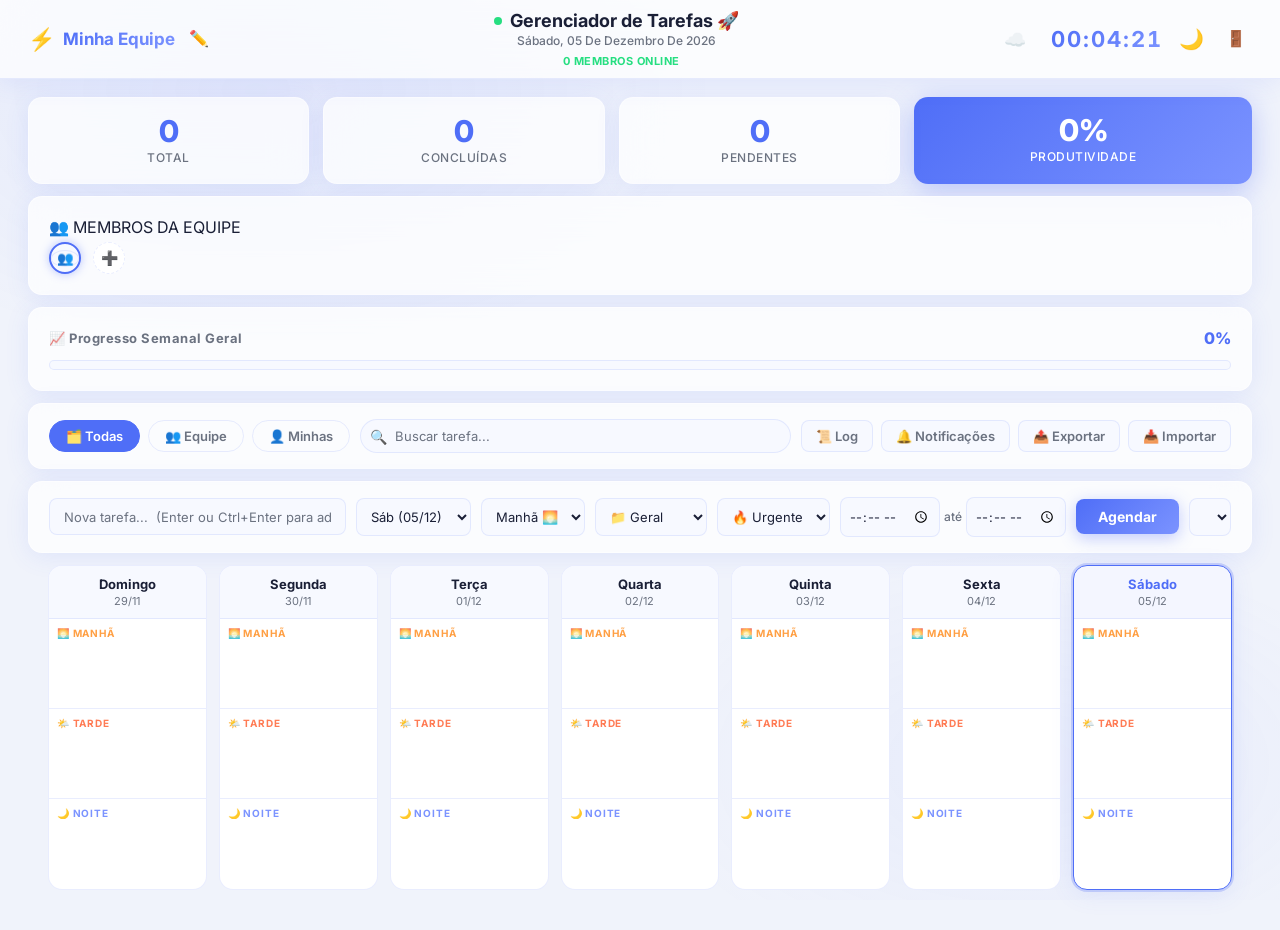
<file: 4 - EQUIPE/DUDU/ADM DE TAREFAS/index.html>
<!DOCTYPE html>
<html lang="pt-BR" data-theme="light">

<head>
  <meta charset="UTF-8" />
  <meta name="viewport" content="width=device-width, initial-scale=1.0" />
  <title>Gerenciador de Trabalho</title>
  <meta name="description"
    content="Dashboard semanal de gerenciamento de tarefas com produtividade, filtros e exportação." />
  <link rel="preconnect" href="https://fonts.googleapis.com" />
  <link href="https://fonts.googleapis.com/css2?family=Inter:wght@300;400;500;600;700;800&display=swap"
    rel="stylesheet" />
  <link rel="stylesheet" href="style.css" />
</head>

<body>

  <!-- ======= HEADER ======= -->
  <header class="header glass">
    <div class="header-content">
      <div class="header-left">
        <div class="logo">
          <span class="logo-icon">⚡</span>
          <span class="logo-text" id="teamName">Minha Equipe</span>
          <button class="btn-icon" id="editTeamBtn" title="Editar nome">✏️</button>
        </div>
      </div>
      <div class="header-center">
        <div class="live-indicator">
          <span class="live-dot"></span>
          <span id="teamTitle" class="team-title">Gerenciador de Tarefas 🚀</span>
        </div>
        <div id="currentDate" class="current-date"></div>
        <!-- Indicador de Status Online -->
        <div class="online-status" id="onlineStatus">
          <div class="online-avatars" id="onlineAvatars"></div>
          <span class="online-count" id="onlineCount">0 online</span>
        </div>
      </div>
      <div class="header-right">
        <div id="syncIndicator" class="sync-indicator" title="Sincronizado com a nuvem">☁️</div>
        <div id="liveClock" class="live-clock"></div>
        <button class="btn-icon theme-toggle" id="themeToggle" title="Alternar tema">🌙</button>
        <button class="btn-icon" id="logoutBtn" title="Sair">🚪</button>
      </div>
    </div>
  </header>

  <div class="main-wrapper">

    <!-- ======= STATS BAR ======= -->
    <section class="stats-bar">
      <div class="stat-card glass">
        <div class="stat-value" id="statTotal">0</div>
        <div class="stat-label">Total</div>
      </div>
      <div class="stat-card glass">
        <div class="stat-value" id="statDone">0</div>
        <div class="stat-label">Concluídas</div>
      </div>
      <div class="stat-card glass">
        <div class="stat-value" id="statPending">0</div>
        <div class="stat-label">Pendentes</div>
      </div>
      <div class="stat-card stat-card--highlight">
        <div class="stat-value" id="statProductivity">0%</div>
        <div class="stat-label">Produtividade</div>
      </div>
    </section>

    <!-- ======= PERFORMANCE SECTION (Rings & Progress) ======= -->
    <section class="performance-section">
      <!-- Member Filter Bar (NOVO LUGAR) -->
      <div class="member-filters-wrap glass">
        <div class="section-title">👥 MEMBROS DA EQUIPE</div>
        <div class="member-filters" id="memberFilters">
          <!-- Generated by JS -->
        </div>
      </div>

      <!-- Link removed: day-rings-row -->

      <!-- Overall Weekly Progress Bar -->
      <div class="weekly-progress-card glass">
        <div class="weekly-progress-header">
          <span class="weekly-progress-title">📈 Progresso Semanal Geral</span>
          <span class="weekly-pct" id="weeklyPct">0%</span>
        </div>
        <div class="weekly-progress-track">
          <div class="weekly-progress-fill" id="weeklyProgressFill"></div>
        </div>
      </div>
    </section>

    <!-- ======= FILTERS & ACTIONS ======= -->
    <section class="filters-bar glass">
      <div class="filter-left">
        <button class="filter-btn active" data-filter="all" id="btnAll">🗂️ Todas</button>
        <button class="filter-btn" data-view="team" id="btnTeamTasks">👥 Equipe</button>
        <button class="filter-btn" data-view="mine" id="btnMyTasks">👤 Minhas</button>
      </div>
      <div class="filter-center">
        <div class="search-wrap">
          <span class="search-icon">🔍</span>
          <input type="text" id="searchInput" class="search-input" placeholder="Buscar tarefa..." />
        </div>
      </div>
      <div class="filter-right">
        <button class="btn-action" id="activityBtn">📜 Log</button>
        <button class="btn-action" id="notifBtn">🔔 Notificações</button>
        <button class="btn-action" id="exportBtn">📤 Exportar</button>
        <button class="btn-action" id="importBtnTrigger">📥 Importar</button>
        <input type="file" id="importInput" accept=".json" style="display:none" />
      </div>
    </section>

    <!-- ======= ADD TASK ROW ======= -->
    <section class="add-task-bar glass">
      <input type="text" id="taskInput" class="task-name-input"
        placeholder="Nova tarefa...  (Enter ou Ctrl+Enter para adicionar)" />
      <select id="taskDay" class="task-select"></select>
      <select id="taskPeriod" class="task-select">
        <option value="manha">Manhã 🌅</option>
        <option value="tarde">Tarde 🌤️</option>
        <option value="noite">Noite 🌙</option>
      </select>
      <select id="taskCategory" class="task-select">
        <option value="Geral">📁 Geral</option>
        <option value="Reunião">🤝 Reunião</option>
        <option value="Projeto">💻 Projeto</option>
        <option value="Estudo">📚 Estudo</option>
        <option value="Pessoal">🏠 Pessoal</option>
      </select>
      <select id="taskPriority" class="task-select">
        <option value="urgent">🔥 Urgente</option>
        <option value="medium">📌 Média</option>
        <option value="light">🌿 Leve</option>
      </select>
      <div class="time-range">
        <input type="time" id="timeStart" class="task-time" />
        <span class="time-sep">até</span>
        <input type="time" id="timeEnd" class="task-time" />
      </div>
      <button class="btn-schedule" id="addTaskBtn">Agendar</button>
      <select id="taskMember" class="task-select">
        <!-- Members generated by JS -->
      </select>
    </section>

    <!-- ======= WEEKLY GRID ======= -->
    <section class="week-grid-wrap">
      <div class="week-grid" id="weekGrid">
        <!-- Dynamically generated by JS -->
      </div>
    </section>

    <!-- Activity Sidebar (Fixed) -->
    <aside class="activity-sidebar glass hidden" id="activitySidebar">
      <div class="sidebar-header">
        <h3>📜 Log de Atividade</h3>
        <button class="btn-icon" id="closeSidebar">✕</button>
      </div>
      <div class="activity-list" id="activityList">
        <!-- Generated by JS -->
      </div>
    </aside>
  </div>

  <!-- ======= TOAST CONTAINER ======= -->
  <div id="toastContainer" class="toast-container"></div>

  <!-- ======= EDIT TEAM MODAL ======= -->
  <div id="teamModal" class="modal-overlay hidden">
    <div class="modal glass">
      <h2>✏️ Editar Nome da Equipe</h2>
      <input type="text" id="teamNameInput" class="modal-input" placeholder="Nome da equipe..." maxlength="40" />
      <div class="modal-title-input-wrap">
        <input type="text" id="teamTitleInput" class="modal-input" placeholder="Título / subtítulo..." maxlength="50" />
      </div>
      <div class="modal-actions">
        <button class="btn-schedule" id="saveTeamBtn">Salvar</button>
        <button class="btn-action" id="cancelTeamBtn">Cancelar</button>
      </div>
    </div>
  </div>

  <!-- ======= NOTIFICATIONS MODAL ======= -->
  <div id="notifModal" class="modal-overlay hidden">
    <div class="modal glass notif-modal">
      <div class="modal-header">
        <h2>🔔 Notificações</h2>
        <button class="btn-icon" id="closeNotifBtn">✕</button>
      </div>
      <div id="notifList" class="notif-list">
        <p class="notif-empty">Sem notificações no momento.</p>
      </div>
      <div class="modal-actions">
        <button class="btn-action" id="clearNotifBtn">Limpar tudo</button>
      </div>
    </div>
    <!-- ======= LOGIN/SIGNUP MODAL ======= -->
    <div id="loginModal" class="modal-overlay login-overlay">
      <div class="modal glass login-card">
        <div id="loginSection">
          <div class="login-logo">⚡</div>
          <h2>Entrar no Painel</h2>
          <p>Acesse seu gerenciador colaborativo.</p>
          <input type="text" id="loginUsername" class="modal-input" placeholder="Seu nome..." maxlength="30" />
          <input type="password" id="loginPassword" class="modal-input" placeholder="Sua senha..." />
          <button class="btn-schedule" style="width:100%; margin-top:15px;" id="loginBtn">Entrar</button>
          <p class="auth-switch">Não tem conta? <button id="switchToSignup">Cadastre-se</button></p>
        </div>

        <div id="signupSection" class="hidden">
          <div class="login-logo">✨</div>
          <h2>Criar Nova Conta</h2>
          <p>Defina seu perfil na equipe.</p>
          <input type="text" id="signupUsername" class="modal-input" placeholder="Nome / Apelido..." maxlength="30" />
          <input type="password" id="signupPassword" class="modal-input" placeholder="Crie uma senha..." />

          <div class="color-picker-wrap">
            <label>Cor de Preferência:</label>
            <div class="color-options">
              <button class="color-opt active" data-color="#4F6EF7" style="background:#4F6EF7"></button>
              <button class="color-opt" data-color="#FF9F43" style="background:#FF9F43"></button>
              <button class="color-opt" data-color="#26de81" style="background:#26de81"></button>
              <button class="color-opt" data-color="#FF5757" style="background:#FF5757"></button>
              <button class="color-opt" data-color="#7B93FF" style="background:#7B93FF"></button>
              <button class="color-opt" data-color="#BDC3C7" style="background:#BDC3C7"></button>
            </div>
            <input type="hidden" id="signupColor" value="#4F6EF7" />
          </div>

          <button class="btn-schedule" style="width:100%; margin-top:15px;" id="signupBtn">Criar Conta</button>
          <p class="auth-switch">Já tem conta? <button id="switchToLogin">Fazer Login</button></p>
        </div>
      </div>
    </div>

    <script src="app.js"></script>
</body>

</html>
</file>
<file: 4 - EQUIPE/DUDU/ADM DE TAREFAS/style.css>
/* ===== GOOGLE FONT ===== */
@import url('https://fonts.googleapis.com/css2?family=Inter:wght@300;400;500;600;700;800&display=swap');

/* ===== THEME VARIABLES ===== */
:root {
  --accent: #4F6EF7;
  --accent-dark: #3A55D4;
  --accent-light: #7B93FF;
  --urgent: #FF5757;
  --medium: #FF9F43;
  --light: #26de81;
  --bg: #F0F3FB;
  --bg-card: #FFFFFF;
  --bg-card2: #F7F9FF;
  --border: rgba(79, 110, 247, 0.12);
  --text: #1A1F36;
  --text-secondary: #6B7280;
  --shadow: 0 4px 24px rgba(79, 110, 247, 0.10);
  --shadow-lg: 0 8px 40px rgba(79, 110, 247, 0.18);
  --glass-bg: rgba(255, 255, 255, 0.72);
  --glass-border: rgba(255, 255, 255, 0.5);
  --glass-blur: blur(18px);
  --radius: 14px;
  --radius-sm: 8px;
  --transition: 0.22s cubic-bezier(.4, 0, .2, 1);
}

[data-theme="dark"] {
  --bg: #0F1117;
  --bg-card: #181B25;
  --bg-card2: #1E2235;
  --border: rgba(79, 110, 247, 0.18);
  --text: #E8EAFF;
  --text-secondary: #8A92B2;
  --shadow: 0 4px 24px rgba(0, 0, 0, 0.4);
  --shadow-lg: 0 8px 40px rgba(0, 0, 0, 0.5);
  --glass-bg: rgba(24, 27, 37, 0.82);
  --glass-border: rgba(79, 110, 247, 0.2);
}

/* ===== COLLABORATIVE UI ===== */
.login-overlay {
  z-index: 2000;
  backdrop-filter: blur(25px);
  display: flex;
  opacity: 1;
  visibility: visible;
  position: fixed;
  inset: 0;
  align-items: center;
  justify-content: center;
  background: rgba(0, 0, 0, 0.5);
  transition: opacity 0.4s;
}

.login-overlay.hidden {
  opacity: 0;
  visibility: hidden;
  pointer-events: none;
}

.login-card {
  max-width: 400px;
  width: 90%;
  text-align: center;
  padding: 40px 30px;
}

.login-logo {
  font-size: 40px;
  margin-bottom: 20px;
}

.login-card h2 {
  font-size: 24px;
  margin-bottom: 10px;
  color: var(--text);
}

.login-card p {
  color: var(--text-secondary);
  font-size: 14px;
  margin-bottom: 25px;
}

.auth-switch {
  margin-top: 20px !important;
  font-size: 13px !important;
}

.auth-switch button {
  background: none;
  border: none;
  color: var(--accent);
  font-weight: 700;
  cursor: pointer;
  padding: 0 4px;
}

.color-picker-wrap {
  text-align: left;
  margin-top: 15px;
}

.color-picker-wrap label {
  display: block;
  font-size: 12px;
  font-weight: 600;
  color: var(--text-secondary);
  margin-bottom: 8px;
}

.color-options {
  display: flex;
  gap: 8px;
  justify-content: center;
}

.color-opt {
  width: 28px;
  height: 28px;
  border-radius: 50%;
  border: 2px solid transparent;
  cursor: pointer;
  transition: transform 0.2s;
}

.color-opt:hover {
  transform: scale(1.1);
}

.color-opt.active {
  border-color: #fff;
  box-shadow: 0 0 0 1px var(--accent);
}

/* INITIALS AVATAR */
.avatar-initials {
  display: flex;
  align-items: center;
  justify-content: center;
  border-radius: 50%;
  color: #fff;
  font-weight: 700;
  text-transform: uppercase;
  user-select: none;
  flex-shrink: 0;
}

.avatar-initials.header-avatar {
  width: 32px;
  height: 32px;
  font-size: 14px;
}

.avatar-initials.chip-avatar {
  width: 24px;
  height: 24px;
  font-size: 10px;
  position: absolute;
  bottom: 8px;
  right: 10px;
}

.avatar-initials.mini-avatar {
  width: 24px;
  height: 24px;
  font-size: 10px;
  border: 2px solid var(--bg-card);
  margin-left: -8px;
}

.sync-indicator {
  font-size: 18px;
  opacity: 0.6;
  margin-right: 15px;
  transition: opacity 0.3s;
}

.syncing .sync-indicator {
  animation: pulseSync 1.5s infinite;
  opacity: 1;
}

@keyframes pulseSync {
  0% {
    transform: scale(1);
    opacity: 0.6;
  }

  50% {
    transform: scale(1.2);
    opacity: 1;
  }

  100% {
    transform: scale(1);
    opacity: 0.6;
  }
}

.editing-badge {
  position: absolute;
  top: -10px;
  right: -5px;
  background: var(--medium);
  color: #fff;
  font-size: 9px;
  padding: 2px 6px;
  border-radius: 99px;
  font-weight: 700;
  animation: bounceIn 0.3s ease;
  box-shadow: 0 2px 8px rgba(0, 0, 0, 0.2);
}

.user-greeting {
  font-size: 13px;
  font-weight: 600;
  color: var(--accent);
  margin-top: 4px;
  text-transform: uppercase;
  letter-spacing: 1px;
}

/* ===== RESET & BASE ===== */
*,
*::before,
*::after {
  box-sizing: border-box;
  margin: 0;
  padding: 0;
}

body {
  font-family: 'Inter', sans-serif;
  background: var(--bg);
  color: var(--text);
  min-height: 100vh;
  transition: background var(--transition), color var(--transition);
  overflow-x: hidden;
}

/* Background pattern */
body::before {
  content: '';
  position: fixed;
  inset: 0;
  background:
    radial-gradient(ellipse 60% 50% at 20% 10%, rgba(79, 110, 247, 0.08) 0%, transparent 60%),
    radial-gradient(ellipse 50% 40% at 80% 85%, rgba(123, 147, 255, 0.07) 0%, transparent 60%);
  pointer-events: none;
  z-index: 0;
}

.main-wrapper {
  max-width: 1400px;
  margin: 0 auto;
  width: 100%;
  position: relative;
  z-index: 1;
  padding: 0 28px 40px;
}

/* ===== GLASSMORPHISM ===== */
.glass {
  background: var(--glass-bg);
  backdrop-filter: var(--glass-blur);
  -webkit-backdrop-filter: var(--glass-blur);
  border: 1px solid var(--glass-border);
  box-shadow: var(--shadow);
}

/* ===== HEADER ===== */
.header {
  position: sticky;
  top: 0;
  z-index: 100;
  padding: 0;
  border-radius: 0;
  border-top: none;
  border-left: none;
  border-right: none;
  border-bottom: 1px solid var(--border);
  width: 100%;
}

.header-content {
  max-width: 1400px;
  margin: 0 auto;
  display: flex;
  align-items: center;
  justify-content: space-between;
  padding: 10px 28px;
  gap: 16px;
  width: 100%;
}

.header-left,
.header-right {
  display: flex;
  align-items: center;
  gap: 10px;
  min-width: 200px;
}

.header-right {
  justify-content: flex-end;
}

.logo {
  display: flex;
  align-items: center;
  gap: 8px;
}

.logo-icon {
  font-size: 22px;
}

.logo-text {
  font-size: 17px;
  font-weight: 700;
  background: linear-gradient(135deg, var(--accent), var(--accent-light));
  -webkit-background-clip: text;
  -webkit-text-fill-color: transparent;
  background-clip: text;
}

.header-center {
  text-align: center;
  flex: 1;
}

.live-indicator {
  display: flex;
  align-items: center;
  justify-content: center;
  gap: 8px;
}

.live-dot {
  width: 8px;
  height: 8px;
  border-radius: 50%;
  background: var(--light);
  animation: pulse 2s infinite;
}

@keyframes pulse {

  0%,
  100% {
    box-shadow: 0 0 0 0 rgba(38, 222, 129, 0.6);
  }

  50% {
    box-shadow: 0 0 0 6px rgba(38, 222, 129, 0);
  }
}

.team-title {
  font-size: 18px;
  font-weight: 700;
  color: var(--text);
}

.current-date {
  font-size: 12px;
  color: var(--text-secondary);
  margin-top: 2px;
  font-weight: 500;
  text-transform: capitalize;
}

.live-clock {
  font-size: 22px;
  font-weight: 700;
  letter-spacing: 2px;
  background: linear-gradient(135deg, var(--accent), var(--accent-light));
  -webkit-background-clip: text;
  -webkit-text-fill-color: transparent;
  background-clip: text;
  font-variant-numeric: tabular-nums;
}

.btn-icon {
  background: none;
  border: none;
  cursor: pointer;
  font-size: 16px;
  padding: 6px;
  border-radius: 8px;
  transition: background var(--transition);
  line-height: 1;
}

.btn-icon:hover {
  background: var(--border);
}

.theme-toggle {
  font-size: 20px;
}

/* ===== STATS BAR ===== */
.stats-bar {
  display: grid;
  grid-template-columns: 1fr 1fr 1fr 1.2fr;
  gap: 14px;
  padding: 18px 0 0;
  position: relative;
  z-index: 1;
}

.stat-card {
  border-radius: var(--radius);
  padding: 18px 22px;
  text-align: center;
  transition: transform var(--transition), box-shadow var(--transition);
}

.stat-card:hover {
  transform: translateY(-3px);
  box-shadow: var(--shadow-lg);
}

.stat-card--highlight {
  background: linear-gradient(135deg, var(--accent), var(--accent-light));
  border: none;
  box-shadow: 0 6px 28px rgba(79, 110, 247, 0.35);
}

.stat-card--highlight .stat-value,
.stat-card--highlight .stat-label {
  color: #fff;
}

.stat-value {
  font-size: 30px;
  font-weight: 800;
  color: var(--accent);
  line-height: 1;
  margin-bottom: 4px;
}

.stat-label {
  font-size: 12px;
  color: var(--text-secondary);
  font-weight: 500;
  text-transform: uppercase;
  letter-spacing: 0.5px;
}

/* ===== PERFORMANCE SECTION (NEW) ===== */
.performance-section {
  margin: 12px 0 0;
  display: flex;
  flex-direction: column;
  gap: 12px;
  position: relative;
  z-index: 1;
}

/* Removido rings styles conforme solicitação */

.weekly-progress-card {
  padding: 20px;
  border-radius: var(--radius);
}

.weekly-progress-header {
  display: flex;
  justify-content: space-between;
  align-items: center;
  margin-bottom: 12px;
}

.weekly-progress-title {
  font-size: 13px;
  font-weight: 700;
  color: var(--text-secondary);
  letter-spacing: 0.5px;
}

.weekly-pct {
  font-size: 16px;
  font-weight: 800;
  color: var(--accent);
}

.weekly-progress-track {
  height: 10px;
  background: var(--bg-card2);
  border-radius: 99px;
  overflow: hidden;
  border: 1px solid var(--border);
}

.weekly-progress-fill {
  height: 100%;
  width: 0%;
  background: linear-gradient(90deg, var(--accent), var(--accent-light), #26de81);
  background-size: 200% 100%;
  animation: bgMove 4s linear infinite;
  border-radius: 99px;
  transition: width 0.8s cubic-bezier(.4, 0, .2, 1);
  box-shadow: 0 0 12px rgba(79, 110, 247, 0.4);
}

@keyframes bgMove {
  0% {
    background-position: 0% 50%;
  }

  100% {
    background-position: 200% 50%;
  }
}

/* ===== FILTERS BAR ===== */
.filters-bar {
  display: flex;
  align-items: center;
  gap: 10px;
  flex-wrap: wrap;
  margin: 12px 0 0;
  padding: 15px 20px;
  border-radius: var(--radius);
  position: relative;
  z-index: 1;
}

.filter-left {
  display: flex;
  gap: 8px;
  flex-shrink: 0;
}

.filter-center {
  flex: 1;
  min-width: 180px;
}

.filter-right {
  display: flex;
  gap: 8px;
  flex-shrink: 0;
}

.filter-btn {
  padding: 7px 16px;
  border-radius: 999px;
  border: 1.5px solid var(--border);
  background: transparent;
  color: var(--text-secondary);
  font-size: 13px;
  font-weight: 600;
  cursor: pointer;
  transition: all var(--transition);
  font-family: 'Inter', sans-serif;
}

.filter-btn:hover,
.filter-btn.active {
  background: var(--accent);
  color: #fff;
  border-color: var(--accent);
}

.filter-btn.urgent.active,
.filter-btn.urgent:hover {
  background: var(--urgent);
  border-color: var(--urgent);
}

.filter-btn.medium.active,
.filter-btn.medium:hover {
  background: var(--medium);
  border-color: var(--medium);
}

.filter-btn.light.active,
.filter-btn.light:hover {
  background: var(--light);
  border-color: var(--light);
  color: #1a1a1a;
}

.search-wrap {
  position: relative;
  display: flex;
  align-items: center;
}

.search-icon {
  position: absolute;
  left: 10px;
  font-size: 14px;
  pointer-events: none;
}

.search-input {
  width: 100%;
  padding: 8px 12px 8px 34px;
  border-radius: 999px;
  border: 1.5px solid var(--border);
  background: var(--bg-card2);
  color: var(--text);
  font-size: 13px;
  font-family: 'Inter', sans-serif;
  outline: none;
  transition: border-color var(--transition);
}

.search-input:focus {
  border-color: var(--accent);
}

.search-input::placeholder {
  color: var(--text-secondary);
}

.btn-action {
  padding: 7px 14px;
  border-radius: var(--radius-sm);
  border: 1.5px solid var(--border);
  background: var(--bg-card2);
  color: var(--text-secondary);
  font-size: 13px;
  font-weight: 600;
  cursor: pointer;
  transition: all var(--transition);
  font-family: 'Inter', sans-serif;
  white-space: nowrap;
}

.btn-action:hover {
  border-color: var(--accent);
  color: var(--accent);
  background: rgba(79, 110, 247, 0.08);
}

/* ===== ADD TASK BAR ===== */
.add-task-bar {
  display: flex;
  align-items: center;
  gap: 10px;
  flex-wrap: wrap;
  margin: 12px 0 0;
  padding: 15px 20px;
  border-radius: var(--radius);
  position: relative;
  z-index: 1;
}

.task-name-input {
  flex: 1;
  min-width: 200px;
  padding: 9px 14px;
  border-radius: var(--radius-sm);
  border: 1.5px solid var(--border);
  background: var(--bg-card2);
  color: var(--text);
  font-size: 14px;
  font-family: 'Inter', sans-serif;
  outline: none;
  transition: border-color var(--transition);
}

.task-name-input:focus {
  border-color: var(--accent);
}

.task-name-input::placeholder {
  color: var(--text-secondary);
  font-size: 13px;
}

.task-select {
  padding: 9px 10px;
  border-radius: var(--radius-sm);
  border: 1.5px solid var(--border);
  background: var(--bg-card2);
  color: var(--text);
  font-size: 13px;
  font-family: 'Inter', sans-serif;
  outline: none;
  cursor: pointer;
  transition: border-color var(--transition);
}

.task-select:focus {
  border-color: var(--accent);
}

.time-range {
  display: flex;
  align-items: center;
  gap: 4px;
}

.task-time {
  padding: 9px 8px;
  border-radius: var(--radius-sm);
  border: 1.5px solid var(--border);
  background: var(--bg-card2);
  color: var(--text);
  font-size: 13px;
  font-family: 'Inter', sans-serif;
  outline: none;
  width: 100px;
  transition: border-color var(--transition);
}

.task-time:focus {
  border-color: var(--accent);
}

.time-sep {
  font-size: 12px;
  color: var(--text-secondary);
  font-weight: 500;
}

.btn-schedule {
  padding: 9px 22px;
  border-radius: var(--radius-sm);
  border: none;
  background: linear-gradient(135deg, var(--accent), var(--accent-light));
  color: #fff;
  font-size: 14px;
  font-weight: 700;
  cursor: pointer;
  transition: all var(--transition);
  font-family: 'Inter', sans-serif;
  box-shadow: 0 4px 16px rgba(79, 110, 247, 0.35);
  white-space: nowrap;
}

.btn-schedule:hover {
  transform: translateY(-2px);
  box-shadow: 0 6px 24px rgba(79, 110, 247, 0.5);
}

.btn-schedule:active {
  transform: translateY(0);
}

/* ===== WEEK GRID ===== */
.week-grid-wrap {
  padding: 14px 0 28px;
  position: relative;
  z-index: 1;
}

.week-grid {
  display: grid;
  grid-template-columns: repeat(7, 1fr);
  gap: 10px;
}

.day-col {
  border-radius: var(--radius);
  overflow: hidden;
  border: 1.5px solid var(--border);
  background: var(--bg-card);
  transition: border-color var(--transition), box-shadow var(--transition);
}

.day-col.today {
  border-color: var(--accent);
  box-shadow: 0 0 0 2px rgba(79, 110, 247, 0.25), var(--shadow);
}

.day-header {
  padding: 10px 12px;
  text-align: center;
  border-bottom: 1px solid var(--border);
  background: var(--bg-card2);
}

.day-name {
  font-size: 13px;
  font-weight: 700;
  color: var(--text);
  text-transform: capitalize;
}

.day-date-num {
  font-size: 11px;
  color: var(--text-secondary);
  margin-top: 2px;
}

.today .day-name {
  color: var(--accent);
}

.today .day-header {
  background: rgba(79, 110, 247, 0.06);
}

.period-block {
  min-height: 90px;
  padding: 8px;
  border-bottom: 1px solid var(--border);
  transition: background var(--transition);
}

.period-block:last-child {
  border-bottom: none;
}

.period-block:hover {
  background: rgba(79, 110, 247, 0.04);
}

.period-label {
  font-size: 10px;
  font-weight: 700;
  letter-spacing: 0.8px;
  margin-bottom: 6px;
  display: flex;
  align-items: center;
  gap: 4px;
  color: var(--text-secondary);
}

.period-label.manha {
  color: #FF9F43;
}

.period-label.tarde {
  color: #FF7B54;
}

.period-label.noite {
  color: #7B93FF;
}

/* ===== TASK CHIPS ===== */
.task-chip {
  display: flex;
  align-items: flex-start;
  gap: 6px;
  padding: 6px 8px;
  border-radius: var(--radius-sm);
  margin-bottom: 5px;
  font-size: 11.5px;
  line-height: 1.4;
  cursor: pointer;
  transition: all var(--transition);
  border-left: 3px solid;
  word-break: break-word;
  position: relative;
  animation: chipIn 0.3s ease;
}

@keyframes chipIn {
  from {
    opacity: 0;
    transform: translateY(-8px);
  }

  to {
    opacity: 1;
    transform: translateY(0);
  }
}

.task-chip.urgent {
  background: rgba(255, 87, 87, 0.1);
  border-color: var(--urgent);
  color: var(--urgent);
}

.task-chip.medium {
  background: rgba(255, 159, 67, 0.1);
  border-color: var(--medium);
  color: #c97a00;
}

.task-chip.light {
  background: rgba(38, 222, 129, 0.1);
  border-color: var(--light);
  color: #18a558;
}

[data-theme="dark"] .task-chip.medium {
  color: var(--medium);
}

[data-theme="dark"] .task-chip.light {
  color: var(--light);
}

.task-chip.done {
  opacity: 0.5;
  text-decoration: line-through;
}

.chip-check {
  flex-shrink: 0;
  width: 14px;
  height: 14px;
  border-radius: 50%;
  border: 1.5px solid currentColor;
  margin-top: 1px;
  display: flex;
  align-items: center;
  justify-content: center;
  font-size: 9px;
  transition: all var(--transition);
  cursor: pointer;
}

.task-chip.done .chip-check {
  background: currentColor;
  color: #fff;
}

.chip-text {
  flex: 1;
  font-weight: 500;
}

.chip-time {
  font-size: 10px;
  opacity: 0.7;
  display: block;
  margin-top: 2px;
}

.chip-cat {
  font-size: 9px;
  opacity: 0.6;
  display: block;
}

.chip-delete {
  opacity: 0;
  background: none;
  border: none;
  cursor: pointer;
  font-size: 11px;
  padding: 0;
  color: currentColor;
  line-height: 1;
  flex-shrink: 0;
  transition: opacity var(--transition);
}

.task-chip:hover .chip-delete {
  opacity: 1;
}

/* ===== TOAST ===== */
.toast-container {
  position: fixed;
  bottom: 24px;
  right: 24px;
  z-index: 9999;
  display: flex;
  flex-direction: column;
  gap: 10px;
  pointer-events: none;
}

.toast {
  padding: 12px 20px;
  border-radius: var(--radius-sm);
  color: #fff;
  font-size: 14px;
  font-weight: 600;
  box-shadow: var(--shadow-lg);
  animation: toastIn 0.35s ease, toastOut 0.35s ease 2.8s forwards;
  pointer-events: auto;
  max-width: 320px;
}

.toast.success {
  background: linear-gradient(135deg, #26de81, #20bf6b);
}

.toast.error {
  background: linear-gradient(135deg, #FF5757, #c0392b);
}

.toast.info {
  background: linear-gradient(135deg, var(--accent), var(--accent-dark));
}

@keyframes toastIn {
  from {
    opacity: 0;
    transform: translateX(40px);
  }

  to {
    opacity: 1;
    transform: translateX(0);
  }
}

@keyframes toastOut {
  from {
    opacity: 1;
    transform: translateX(0);
  }

  to {
    opacity: 0;
    transform: translateX(40px);
  }
}

/* ===== MODAL ===== */
.modal-overlay {
  position: fixed;
  inset: 0;
  background: rgba(0, 0, 0, 0.45);
  z-index: 500;
  display: flex;
  align-items: center;
  justify-content: center;
  backdrop-filter: blur(4px);
  animation: fadeIn 0.2s ease;
}

.modal-overlay.hidden {
  display: none;
}

@keyframes fadeIn {
  from {
    opacity: 0;
  }

  to {
    opacity: 1;
  }
}

.modal {
  border-radius: var(--radius);
  padding: 28px 32px;
  min-width: 340px;
  max-width: 95vw;
  animation: modalIn 0.3s cubic-bezier(.4, 0, .2, 1);
}

@keyframes modalIn {
  from {
    opacity: 0;
    transform: scale(0.9) translateY(-20px);
  }

  to {
    opacity: 1;
    transform: scale(1) translateY(0);
  }
}

.modal h2 {
  font-size: 18px;
  font-weight: 700;
  margin-bottom: 18px;
  color: var(--text);
}

.modal-input {
  width: 100%;
  padding: 10px 14px;
  border-radius: var(--radius-sm);
  border: 1.5px solid var(--border);
  background: var(--bg-card2);
  color: var(--text);
  font-size: 14px;
  font-family: 'Inter', sans-serif;
  outline: none;
  margin-bottom: 10px;
  transition: border-color var(--transition);
}

.modal-input:focus {
  border-color: var(--accent);
}

.modal-actions {
  display: flex;
  gap: 10px;
  margin-top: 16px;
}

/* Notif modal */
.modal-header {
  display: flex;
  justify-content: space-between;
  align-items: center;
  margin-bottom: 16px;
}

.notif-modal {
  min-width: 360px;
  max-width: 460px;
}

.notif-list {
  max-height: 320px;
  overflow-y: auto;
  display: flex;
  flex-direction: column;
  gap: 8px;
}

.notif-item {
  padding: 10px 14px;
  border-radius: var(--radius-sm);
  background: var(--bg-card2);
  font-size: 13px;
  color: var(--text);
  border-left: 3px solid var(--accent);
  animation: chipIn 0.3s ease;
}

.notif-item .notif-time {
  font-size: 11px;
  color: var(--text-secondary);
  margin-top: 3px;
}

.notif-empty {
  color: var(--text-secondary);
  font-size: 13px;
  text-align: center;
  padding: 24px 0;
}

/* ===== TEAM FEATURES ===== */
.online-status {
  display: flex;
  align-items: center;
  justify-content: center;
  gap: 10px;
  margin-top: 6px;
}

.online-avatars {
  display: flex;
  align-items: center;
}

.avatar-mini {
  width: 24px;
  height: 24px;
  border-radius: 50%;
  border: 2px solid var(--bg-card);
  margin-left: -8px;
  object-fit: cover;
  background: var(--bg-card2);
}

.avatar-mini:first-child {
  margin-left: 0;
}

.online-count {
  font-size: 11px;
  font-weight: 700;
  color: var(--light);
  text-transform: uppercase;
  letter-spacing: 0.5px;
}

/* Member Filters */
.member-filters-wrap {
  padding: 20px;
  border-radius: var(--radius);
}

.member-filters {
  display: flex;
  gap: 12px;
  margin: 0;
  padding: 0;
  padding-top: 5px;
  align-items: center;
}

.add-member-btn {
  background: var(--bg-card) !important;
  border: 1.5px dashed var(--border) !important;
  width: 32px;
  height: 32px;
  border-radius: 50%;
  display: flex;
  align-items: center;
  justify-content: center;
  font-size: 14px;
}

.add-member-btn:hover {
  border-color: var(--accent) !important;
  color: var(--accent);
}

.member-filter-btn {
  width: 32px;
  height: 32px;
  border-radius: 50%;
  border: 2px solid transparent;
  cursor: pointer;
  transition: all var(--transition);
  position: relative;
  padding: 0;
  overflow: visible;
  background: var(--bg-card2);
}

.member-filter-btn img {
  width: 100%;
  height: 100%;
  border-radius: 50%;
  object-fit: cover;
}

.member-filter-btn:hover {
  transform: scale(1.1);
}

.member-filter-btn.active {
  border-color: var(--accent);
  box-shadow: 0 0 10px rgba(79, 110, 247, 0.4);
}

.member-filter-btn::after {
  content: attr(data-name);
  position: absolute;
  top: -25px;
  left: 50%;
  transform: translateX(-50%);
  background: var(--text);
  color: #fff;
  font-size: 10px;
  padding: 2px 6px;
  border-radius: 4px;
  white-space: nowrap;
  opacity: 0;
  pointer-events: none;
  transition: opacity 0.2s;
  z-index: 200;
}

.member-filter-btn:hover::after {
  opacity: 1;
}

/* Enhanced Task Card */
.task-chip {
  padding-bottom: 34px !important;
  /* Space for avatar */
}

.chip-avatar {
  position: absolute;
  bottom: 8px;
  right: 10px;
  width: 24px;
  height: 24px;
  border-radius: 50%;
  border: 1.5px solid var(--bg-card);
  box-shadow: 0 2px 5px rgba(0, 0, 0, 0.15);
  object-fit: cover;
}

.task-chip[data-member-color] {
  border-left-width: 5px !important;
}

/* Activity Sidebar */
/* Activity Sidebar (Drawer Mode) */
.activity-sidebar {
  border-radius: 0;
  display: flex;
  flex-direction: column;
  height: 100vh;
  width: 350px;
  max-width: 90vw;
  position: fixed;
  top: 0;
  right: 0;
  z-index: 2000;
  border-radius: 0;
  border-left: 1px solid var(--border);
  box-shadow: -10px 0 30px rgba(0, 0, 0, 0.2);
  transition: transform 0.4s cubic-bezier(.4, 0, .2, 1);
  background: var(--glass-bg);
  backdrop-filter: var(--glass-blur);
}

.activity-sidebar.hidden {
  transform: translateX(100%);
  display: flex !important;
  /* Keep display flex but hide via transform */
  visibility: hidden;
}

.week-grid-wrap {
  width: 100%;
  margin: 12px 0 0;
  padding: 0 20px;
  /* Align content horizontally with other bars */
}

.week-grid {
  display: grid;
  grid-template-columns: repeat(7, 1fr);
  gap: 12px;
  width: 100%;
}

.sidebar-header {
  padding: 16px;
  border-bottom: 1px solid var(--border);
  display: flex;
  justify-content: space-between;
  align-items: center;
}

.sidebar-header h3 {
  font-size: 14px;
  font-weight: 700;
  color: var(--text);
  margin: 0;
}

.activity-list {
  padding: 12px;
  overflow-y: auto;
  display: flex;
  flex-direction: column;
  gap: 10px;
}

.activity-item {
  display: flex;
  gap: 10px;
  padding: 10px;
  background: var(--bg-card2);
  border-radius: var(--radius-sm);
  font-size: 12px;
  line-height: 1.4;
  animation: slideIn 0.3s ease;
}

.activity-item .activity-avatar {
  width: 28px;
  height: 28px;
  border-radius: 50%;
  flex-shrink: 0;
  object-fit: cover;
}

.activity-item b {
  color: var(--accent);
}

.activity-time {
  font-size: 10px;
  color: var(--text-secondary);
  margin-top: 4px;
}

@keyframes slideIn {
  from {
    opacity: 0;
    transform: translateX(20px);
  }

  to {
    opacity: 1;
    transform: translateX(0);
  }
}

@media (max-width: 1200px) {
  .week-grid-wrap.team-layout {
    grid-template-columns: 1fr;
  }

  .activity-sidebar {
    width: 100%;
    position: static;
    max-height: 400px;
  }
}

/* ===== SCROLLBAR ===== */
::-webkit-scrollbar {
  width: 6px;
  height: 6px;
}

::-webkit-scrollbar-track {
  background: transparent;
}

::-webkit-scrollbar-thumb {
  background: var(--border);
  border-radius: 3px;
}

::-webkit-scrollbar-thumb:hover {
  background: var(--accent);
}

/* ===== RESPONSIVE ===== */
@media (max-width: 900px) {
  .stats-bar {
    grid-template-columns: 1fr 1fr;
  }

  .week-grid {
    grid-template-columns: repeat(4, 1fr);
  }

  .add-task-bar {
    flex-wrap: wrap;
  }
}

@media (max-width: 600px) {
  .header {
    padding: 10px 14px;
  }

  .stats-bar,
  .chart-section,
  .filters-bar,
  .add-task-bar,
  .week-grid-wrap {
    margin-left: 12px;
    margin-right: 12px;
  }

  .week-grid {
    grid-template-columns: repeat(2, 1fr);
  }

  .filters-bar {
    flex-direction: column;
    align-items: flex-start;
  }

  .header-center .team-title {
    font-size: 14px;
  }
}
</file>
